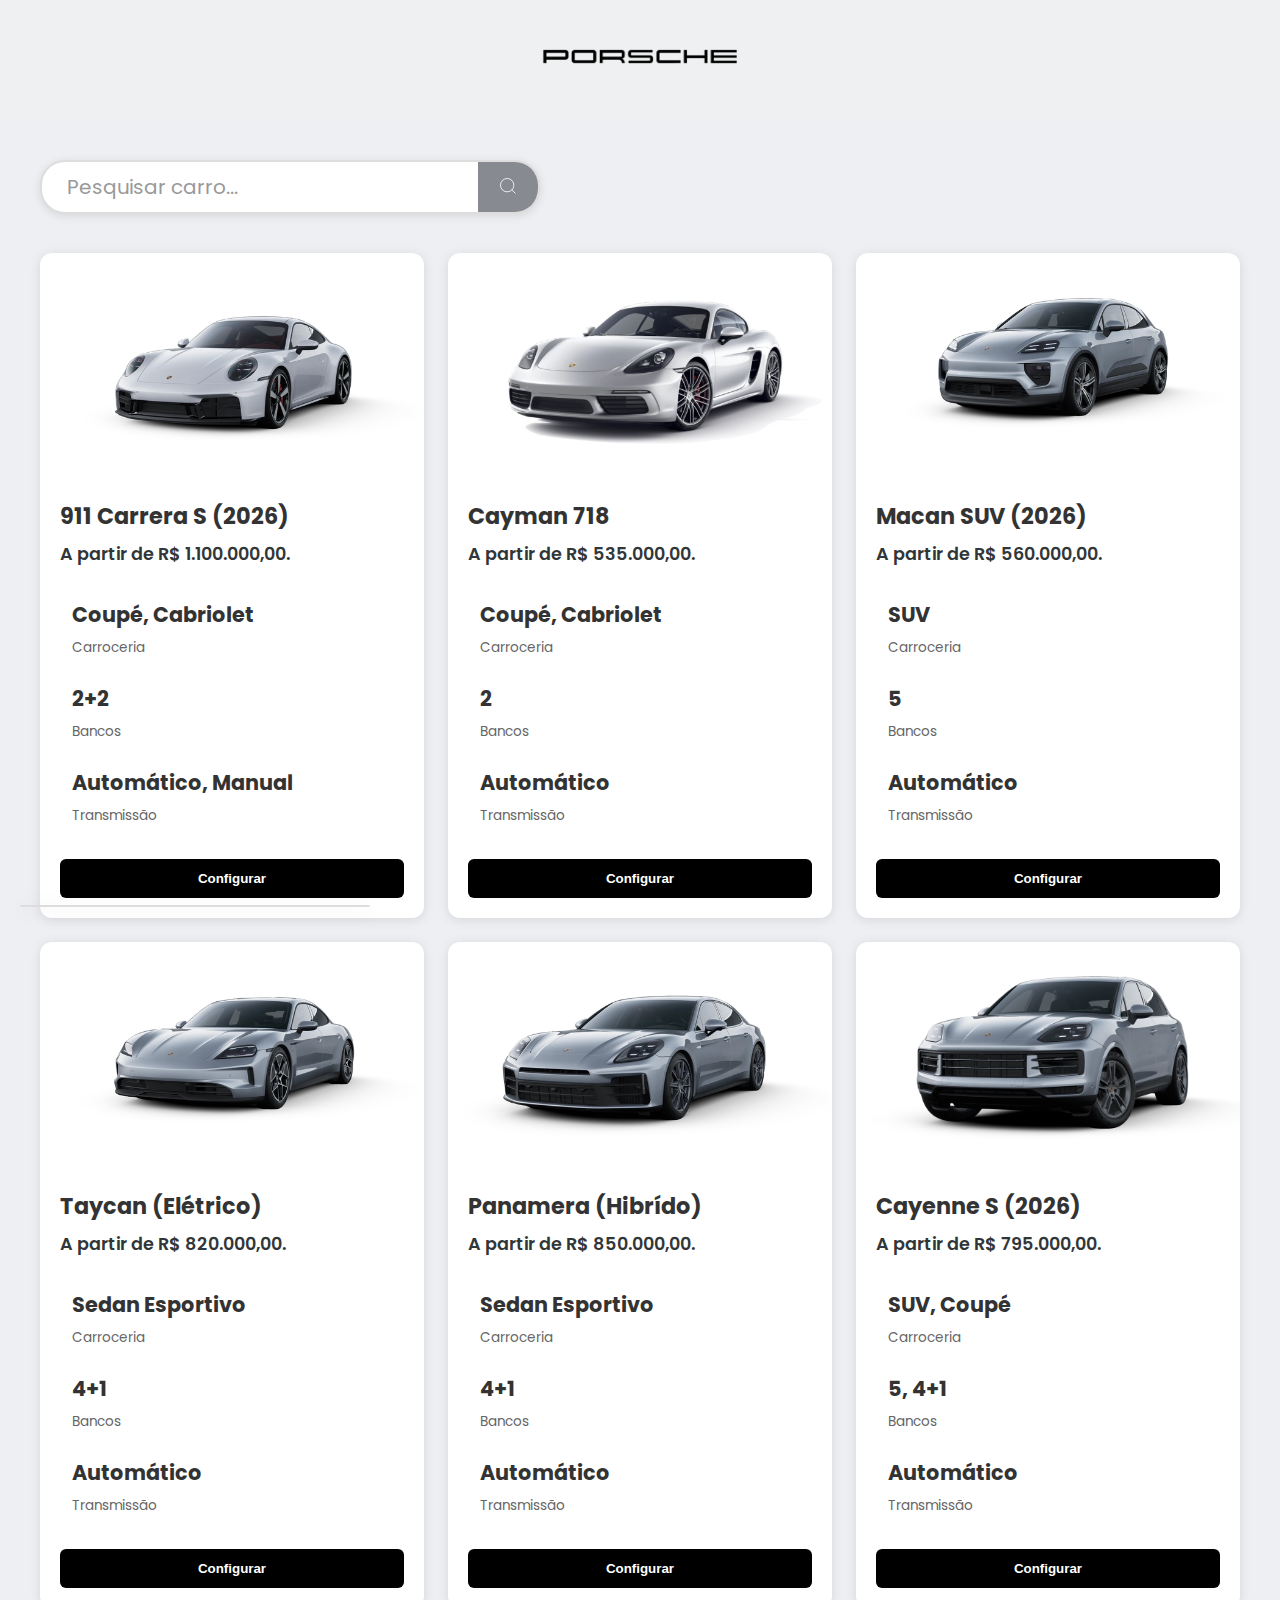
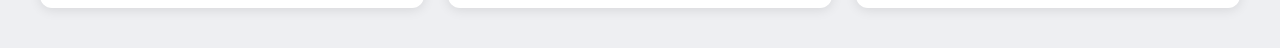
<file: index.html>
<!DOCTYPE html>
<html lang="pt-br">

<head>
  <meta charset="UTF-8">
    <link rel="preconnect" href="https://fonts.gstatic.com" crossorigin/>
    <link rel="preconnect" href="https://fonts.googleapis.com"/>
  <meta name="viewport" content="width=device-width, initial-scale=1.0">
    <link href="https://fonts.googleapis.com/css2?family=Poppins:ital,wght@0,100;0,200;0,300;0,400;0,500;0,600;0,700;0,800;0,900;1,100;1,200;1,300;1,400;1,500;1,600;1,700;1,800;1,900&display=swap" rel="stylesheet"/>
    <link rel="stylesheet" href="StyleColection.css">
  <title>Collection Cars</title>
</head>
<body>
  
 <div id="container">
     <header class="header">
       <a href="/">
         <img src="public/assets/porsche-logo.png" alt="porsche-logo">
       </a>
     </header>
 </div>
 
 <main class="content">
  <div class="cars-gallery">
  <!-- Lupa de Pesquisa -->
 <div class="search-container">
   <div class="search-box">
     <input type="text" id="car-search" placeholder="Pesquisar carro..." class="search-input">
     <button class="search-btn">
       <svg width="20" height="20" viewBox="0 0 24 24" fill="none" stroke="currentColor">
         <circle cx="11" cy="11" r="8"></circle>
         <path d="m21 21-4.3-4.3"></path>
       </svg>
     </button>
   </div>
   <div class="results" id="results"></div>
 </div>

     <!-- Card 1 -->
    <div class="car-card">
       <div class="img-car">
        <img width="390" src="public/assets/911.png" alt="">
      </div>
      <div class="card-content">
        <h3 class="car-model">911 Carrera S (2026)</h3>
        <p class="car-price">A partir de R$ 1.100.000,00.</p>
        
        <div class="specs-grid">
          <div class="spec-item">
            <span class="spec-value">Coupé, Cabriolet</span>
            <span class="spec-label">Carroceria</span>
          </div>
          <div class="spec-item">
            <span class="spec-value">2+2</span>
            <span class="spec-label">Bancos</span>
          </div>
          <div class="spec-item">
            <span class="spec-value">Automático, Manual</span>
            <span class="spec-label">Transmissão</span>
          </div>
        </div>

          <div class="actions">
            <a class="config-btn" href="pages/911.html"><button>Configurar</button></a> 
          </div>  
      </div>
    </div>

    <!-- Card 2 -->
    <div class="car-card">
      <div class="img-car">
        <img width="390" src="public/assets/boxter718.png" alt="">
      </div>
      <div class="card-content">
        <h3 class="car-model">Cayman 718</h3>
        <p class="car-price">A partir de R$ 535.000,00.</p>
        
        <div class="specs-grid">
          <div class="spec-item">
            <span class="spec-value">Coupé, Cabriolet</span>
            <span class="spec-label">Carroceria</span>
          </div>
          <div class="spec-item">
            <span class="spec-value">2</span>
            <span class="spec-label">Bancos</span>
          </div>
          <div class="spec-item">
            <span class="spec-value">Automático</span>
            <span class="spec-label">Transmissão</span>
          </div>
        </div>
        
        <div class="actions">
            <a class="config-btn" href="pages/718.html"><button>Configurar</button></a> 
        </div> 
      </div>
    </div>
  
    <!-- Card 3 -->
    <div class="car-card">
      <div class="img-car">
        <img width="390" src="public/assets/macan.png" alt="">
      </div>
      <div class="card-content">
        <h3 class="car-model">Macan SUV (2026)</h3>
        <p class="car-price">A partir de R$ 560.000,00.</p>
        
        <div class="specs-grid">
          <div class="spec-item">
            <span class="spec-value">SUV</span>
            <span class="spec-label">Carroceria</span>
          </div>
          <div class="spec-item">
            <span class="spec-value">5</span>
            <span class="spec-label">Bancos</span>
          </div>
          <div class="spec-item">
            <span class="spec-value">Automático</span>
            <span class="spec-label">Transmissão</span>
          </div>
        </div>
        
        <div class="actions">
            <a class="config-btn" href="pages/Macan.html"><button>Configurar</button></a> 
        </div> 
      </div>
    </div>
    <!-- Card 4 -->
    <div class="car-card">
      <div class="img-car">
        <img width="390" src="public/assets/taycan.png" alt="">
      </div>
      <div class="card-content">
        <h3 class="car-model">Taycan (Elétrico)</h3>
        <p class="car-price">A partir de R$ 820.000,00.</p>
        
        <div class="specs-grid">
          <div class="spec-item">
            <span class="spec-value">Sedan Esportivo</span>
            <span class="spec-label">Carroceria</span>
          </div>
          <div class="spec-item">
            <span class="spec-value">4+1</span>
            <span class="spec-label">Bancos</span>
          </div>
          <div class="spec-item">
            <span class="spec-value">Automático</span>
            <span class="spec-label">Transmissão</span>
          </div>
        </div>
        
        <div class="actions">
            <a class="config-btn" href="pages/taycan.html"><button>Configurar</button></a> 
        </div> 
      </div>
    </div>
    <!-- Card 5 -->
    <div class="car-card">
      <div class="img-car">
        <img width="390" src="public/assets/panamera.png" alt="">
      </div>
      <div class="card-content">
        <h3 class="car-model">Panamera (Hibrído)</h3>
        <p class="car-price">A partir de R$ 850.000,00.</p>
        
        <div class="specs-grid">
          <div class="spec-item">
            <span class="spec-value">Sedan Esportivo</span>
            <span class="spec-label">Carroceria</span>
          </div>
          <div class="spec-item">
            <span class="spec-value">4+1</span>
            <span class="spec-label">Bancos</span>
          </div>
          <div class="spec-item">
            <span class="spec-value">Automático</span>
            <span class="spec-label">Transmissão</span>
          </div>
        </div>
        
        <div class="actions">
            <a class="config-btn" href="pages/panamera.html"><button>Configurar</button></a> 
        </div> 
      </div>
    </div>

    <!-- Card 6 -->
    <div class="car-card">
       <div class="img-car">
        <img width="390" src="public/assets/Cayenne.png" alt="">
      </div>
      <div class="card-content">
        <h3 class="car-model">Cayenne S (2026)</h3>
        <p class="car-price">A partir de R$ 795.000,00.</p>
        
        <div class="specs-grid">
          <div class="spec-item">
            <span class="spec-value">SUV, Coupé</span>
            <span class="spec-label">Carroceria</span>
          </div>
          <div class="spec-item">
            <span class="spec-value">5, 4+1</span>
            <span class="spec-label">Bancos</span>
          </div>
          <div class="spec-item">
            <span class="spec-value">Automático</span>
            <span class="spec-label">Transmissão</span>
          </div>
        </div>

        <div class="actions">
            <a class="config-btn" href="pages/cayenne.html"><button>Configurar</button></a> 
        </div> 
      </div>
    </div>


  </div>
</main>
</body>
<script src="utils/search.js"></script>
</html>
</file>
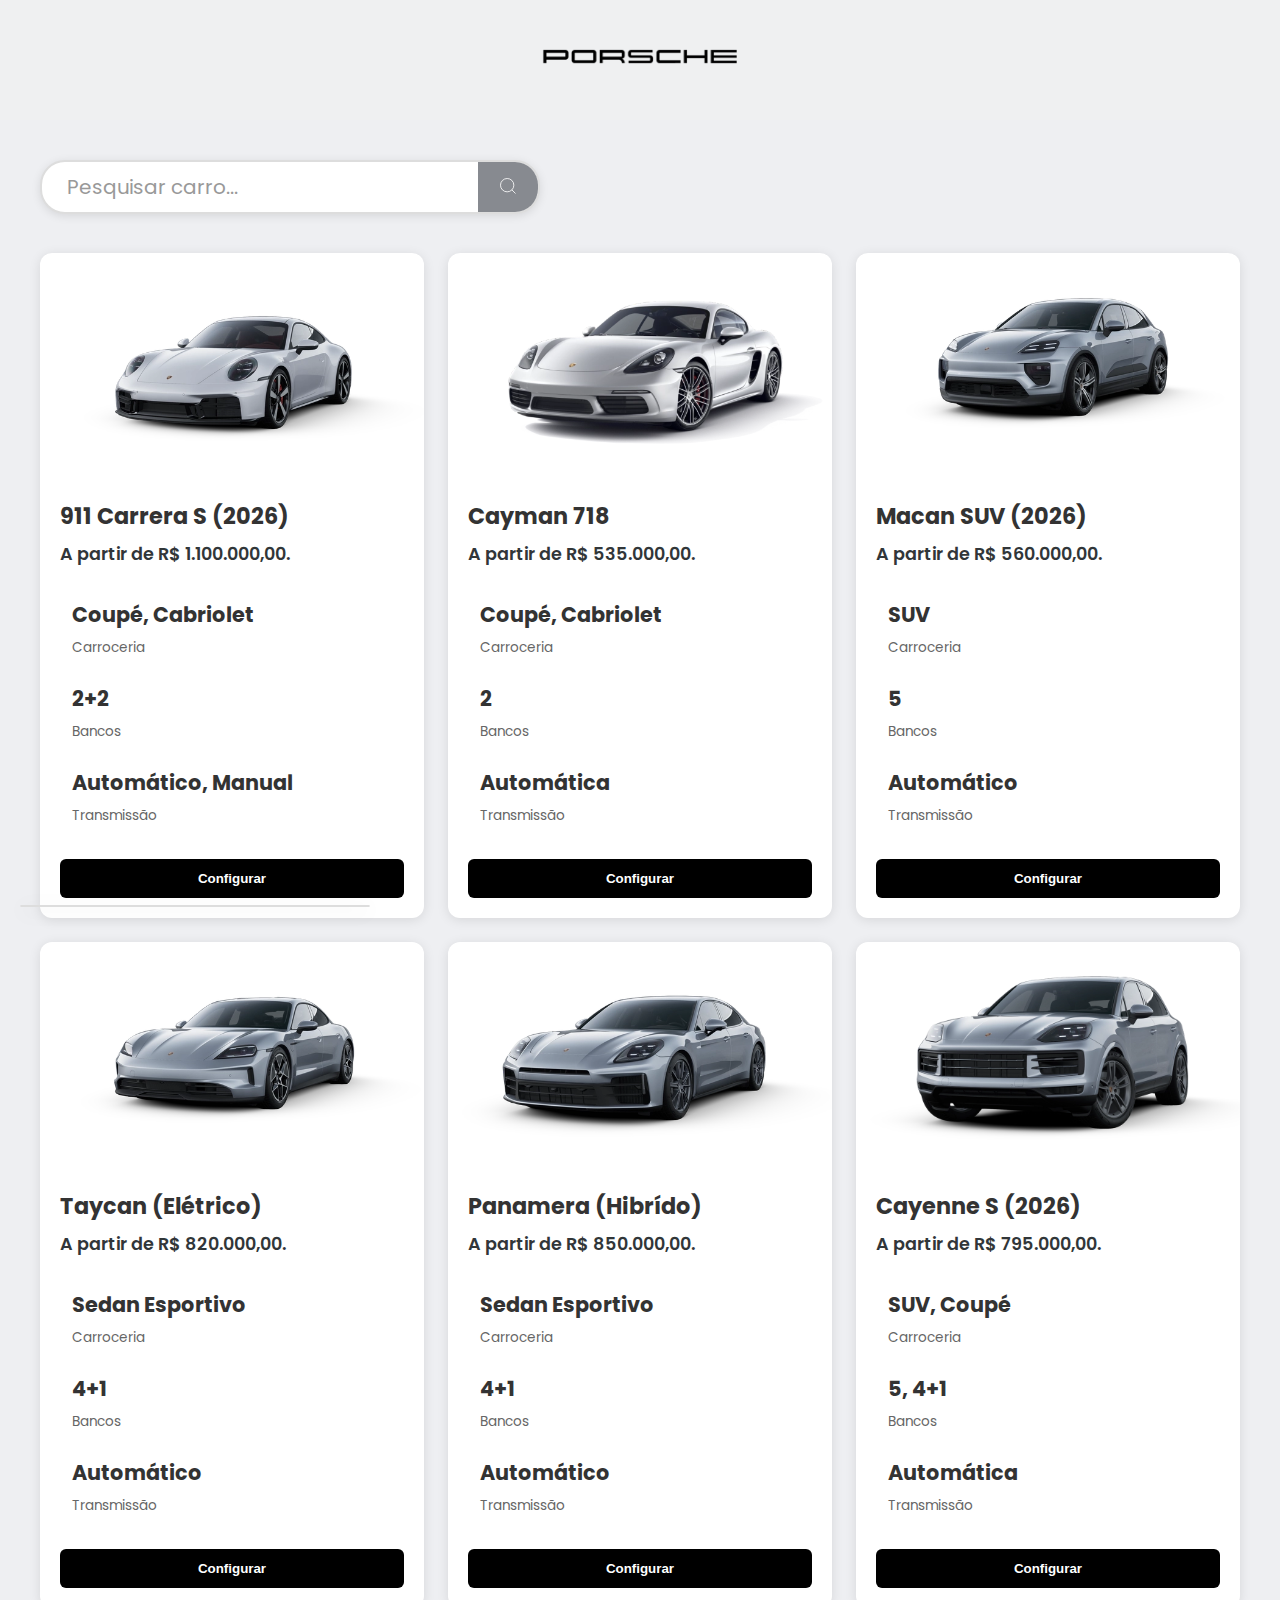
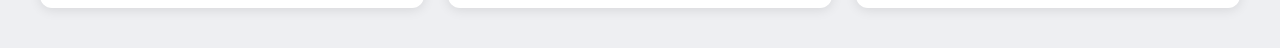
<file: ColectionCars.html>
<!DOCTYPE html>
<html lang="pt-br">

<head>
  <meta charset="UTF-8">
    <link rel="preconnect" href="https://fonts.gstatic.com" crossorigin/>
    <link rel="preconnect" href="https://fonts.googleapis.com"/>
  <meta name="viewport" content="width=device-width, initial-scale=1.0">
    <link href="https://fonts.googleapis.com/css2?family=Poppins:ital,wght@0,100;0,200;0,300;0,400;0,500;0,600;0,700;0,800;0,900;1,100;1,200;1,300;1,400;1,500;1,600;1,700;1,800;1,900&display=swap" rel="stylesheet"/>
    <link rel="stylesheet" href="./StyleColection.css">
  <title>Collection Cars</title>
</head>
<body>
  
 <div id="container">
     <header class="header">
       <a href="http://127.0.0.1:5500/ColectionCars.html">
         <img src="./public/assets/porsche-logo.png" alt="porsche-logo">
       </a>
     </header>
 </div>
<main class="content">
  <div class="cars-gallery">
  <!-- Lupa de Pesquisa -->
 <div class="search-container">
   <div class="search-box">
     <input type="text" id="car-search" placeholder="Pesquisar carro..." class="search-input">
     <button class="search-btn">
       <svg width="20" height="20" viewBox="0 0 24 24" fill="none" stroke="currentColor">
         <circle cx="11" cy="11" r="8"></circle>
         <path d="m21 21-4.3-4.3"></path>
       </svg>
     </button>
   </div>
   <div class="results" id="results"></div>
 </div>



     <!-- Card 1 -->
    <div class="car-card">
       <div class="img-car">
        <img width="390" src="./public/assets/911.png" alt="">
      </div>
      <div class="card-content">
        <h3 class="car-model">911 Carrera S (2026)</h3>
        <p class="car-price">A partir de R$ 1.100.000,00.</p>
        
        <div class="specs-grid">
          <div class="spec-item">
            <span class="spec-value">Coupé, Cabriolet</span>
            <span class="spec-label">Carroceria</span>
          </div>
          <div class="spec-item">
            <span class="spec-value">2+2</span>
            <span class="spec-label">Bancos</span>
          </div>
          <div class="spec-item">
            <span class="spec-value">Automático, Manual</span>
            <span class="spec-label">Transmissão</span>
          </div>
        </div>

          <div class="actions">
            <a class="config-btn" href="http://127.0.0.1:5500/pages/911.html"><button>Configurar</button></a> 
          </div>  
      </div>
    </div>

    <!-- Card 2 -->
    <div class="car-card">
      <div class="img-car">
        <img width="390" src="./public/assets/boxter718.png" alt="">
      </div>
      <div class="card-content">
        <h3 class="car-model">Cayman 718</h3>
        <p class="car-price">A partir de R$ 535.000,00.</p>
        
        <div class="specs-grid">
          <div class="spec-item">
            <span class="spec-value">Coupé, Cabriolet</span>
            <span class="spec-label">Carroceria</span>
          </div>
          <div class="spec-item">
            <span class="spec-value">2</span>
            <span class="spec-label">Bancos</span>
          </div>
          <div class="spec-item">
            <span class="spec-value">Automática</span>
            <span class="spec-label">Transmissão</span>
          </div>
        </div>
        
        <div class="actions">
            <a class="config-btn" href="http://127.0.0.1:5500/pages/718.html"><button>Configurar</button></a> 
        </div> 
      </div>
    </div>
  
    <!-- Card 3 -->
    <div class="car-card">
      <div class="img-car">
        <img width="390" src="./public/assets/macan.png" alt="">
      </div>
      <div class="card-content">
        <h3 class="car-model">Macan SUV (2026)</h3>
        <p class="car-price">A partir de R$ 560.000,00.</p>
        
        <div class="specs-grid">
          <div class="spec-item">
            <span class="spec-value">SUV</span>
            <span class="spec-label">Carroceria</span>
          </div>
          <div class="spec-item">
            <span class="spec-value">5</span>
            <span class="spec-label">Bancos</span>
          </div>
          <div class="spec-item">
            <span class="spec-value">Automático</span>
            <span class="spec-label">Transmissão</span>
          </div>
        </div>
        
        <div class="actions">
            <a class="config-btn" href="http://127.0.0.1:5500/pages/Macan.html"><button>Configurar</button></a> 
        </div> 
      </div>
    </div>
    <!-- Card 4 -->
    <div class="car-card">
      <div class="img-car">
        <img width="390" src="./public/assets/taycan.png" alt="">
      </div>
      <div class="card-content">
        <h3 class="car-model">Taycan (Elétrico)</h3>
        <p class="car-price">A partir de R$ 820.000,00.</p>
        
        <div class="specs-grid">
          <div class="spec-item">
            <span class="spec-value">Sedan Esportivo</span>
            <span class="spec-label">Carroceria</span>
          </div>
          <div class="spec-item">
            <span class="spec-value">4+1</span>
            <span class="spec-label">Bancos</span>
          </div>
          <div class="spec-item">
            <span class="spec-value">Automático</span>
            <span class="spec-label">Transmissão</span>
          </div>
        </div>
        
        <div class="actions">
            <a class="config-btn" href="http://127.0.0.1:5500/pages/taycan.html"><button>Configurar</button></a> 
        </div> 
      </div>
    </div>
    <!-- Card 5 -->
    <div class="car-card">
      <div class="img-car">
        <img width="390" src="./public/assets/panamera.png" alt="">
      </div>
      <div class="card-content">
        <h3 class="car-model">Panamera (Hibrído)</h3>
        <p class="car-price">A partir de R$ 850.000,00.</p>
        
        <div class="specs-grid">
          <div class="spec-item">
            <span class="spec-value">Sedan Esportivo</span>
            <span class="spec-label">Carroceria</span>
          </div>
          <div class="spec-item">
            <span class="spec-value">4+1</span>
            <span class="spec-label">Bancos</span>
          </div>
          <div class="spec-item">
            <span class="spec-value">Automático</span>
            <span class="spec-label">Transmissão</span>
          </div>
        </div>
        
        <div class="actions">
            <a class="config-btn" href="http://127.0.0.1:5500/pages/panamera.html"><button>Configurar</button></a> 
        </div> 
      </div>
    </div>

    <!-- Card 6 -->
    <div class="car-card">
       <div class="img-car">
        <img width="390" src="./public/assets/Cayenne.png" alt="">
      </div>
      <div class="card-content">
        <h3 class="car-model">Cayenne S (2026)</h3>
        <p class="car-price">A partir de R$ 795.000,00.</p>
        
        <div class="specs-grid">
          <div class="spec-item">
            <span class="spec-value">SUV, Coupé</span>
            <span class="spec-label">Carroceria</span>
          </div>
          <div class="spec-item">
            <span class="spec-value">5, 4+1</span>
            <span class="spec-label">Bancos</span>
          </div>
          <div class="spec-item">
            <span class="spec-value">Automática</span>
            <span class="spec-label">Transmissão</span>
          </div>
        </div>

        <div class="actions">
            <a class="config-btn" href="http://127.0.0.1:5500/pages/cayenne.html"><button>Configurar</button></a> 
        </div> 
      </div>
    </div>


  </div>
</main>
</body>
<script src="./utils/search.js"></script>
</html>

<!-- https://configurator.porsche.com/pt-BR/model-start -->
</file>
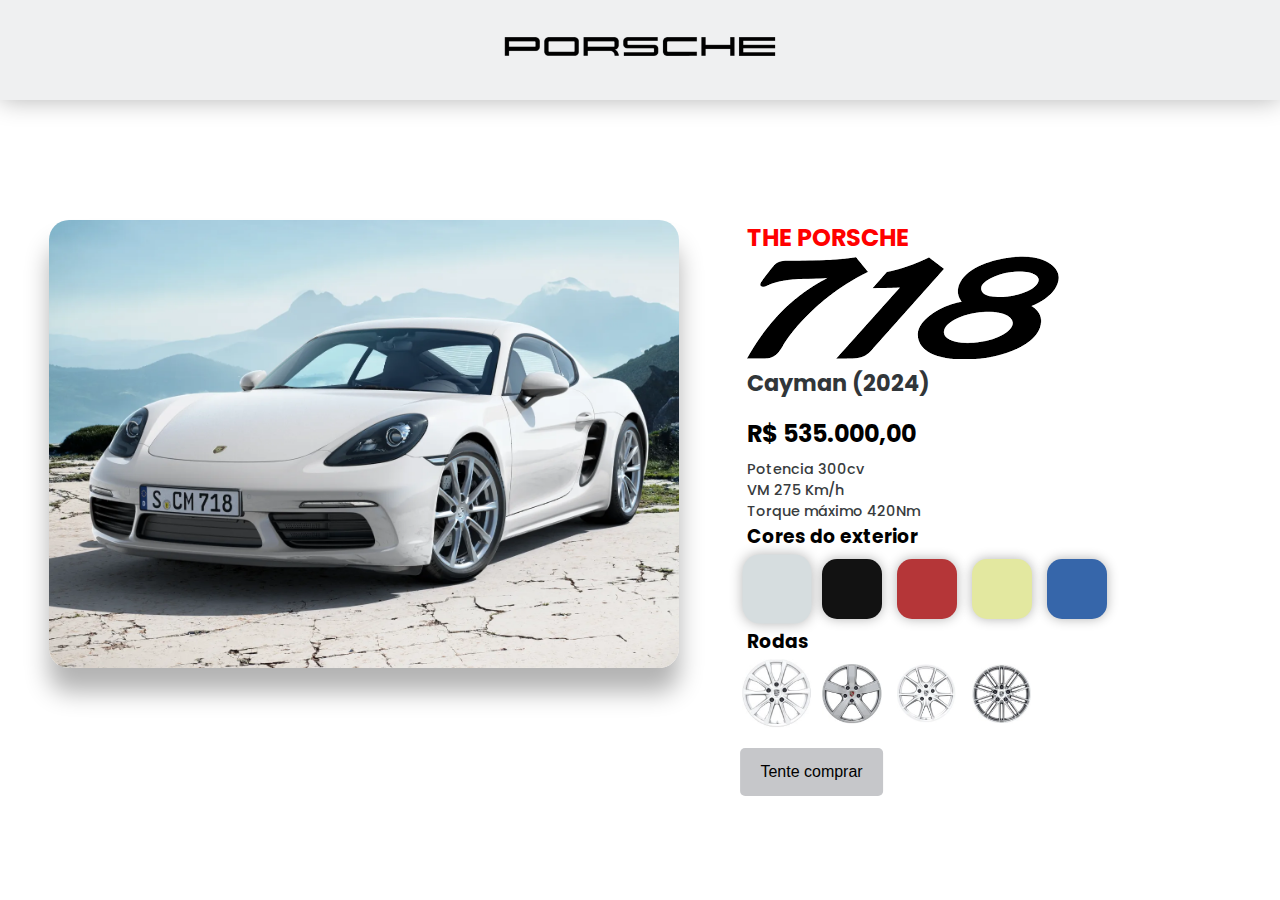
<file: pages/718.html>
<!DOCTYPE html>
<html lang="pt-br">

<head>
  <meta charset="UTF-8">
    <link rel="preconnect" href="https://fonts.gstatic.com" crossorigin/>
    <link rel="preconnect" href="https://fonts.googleapis.com"/>
  <meta name="viewport" content="width=device-width, initial-scale=1.0">
    <link href="https://fonts.googleapis.com/css2?family=Poppins:ital,wght@0,100;0,200;0,300;0,400;0,500;0,600;0,700;0,800;0,900;1,100;1,200;1,300;1,400;1,500;1,600;1,700;1,800;1,900&display=swap" rel="stylesheet"/>
    <link rel="stylesheet" href="../styles/GlobalPerfilCar.css">
  <title>718</title>
</head>

<body>
  
  <div id="container">
     <header class="header">
       <a href="../index.html">
         <img src="../public/assets/porsche-logo.png" alt="porsche-logo">
       </a>
     </header>
   </div>


   
<div>
   <main class="content">
    <section class="secao-carro">
      <div class="image-car">
        <img width="100%" src="../public/assets/718-br-r1.png" alt="porsche-carro">
      </div>
    </section>

    <section class="definição-car">
      <h2 class="title">
        THE PORSCHE
      </h2>

      <div>
      <img src="../public/assets/718-logo.png" alt="Logo911">
      </div>

      <h3 class="subtitulo">
        Cayman (2024)
      </h3>

      <h2 class="value">
        R$ 535.000,00
      </h2>

      <p class="descricao">
        Potencia 300cv <br> VM 275 Km/h <br>  Torque máximo 420Nm<br>
      </p>

      <section class="colors">
        <h3>
          Cores do exterior
        </h3>

        <ul class="color-pallete">
          <li>
          <span class="br selected" style="background:#d6dddf;"></span>
          </li>
          <li>
            <span class="bk" style="background-color:#121212;"></span>
          </li>
          <li>
            <span class="rd" style="background-color:#b53638;"></span>
          </li>
          <li>
            <span class="yl" style="background-color:#e3e8a0;"></span>
          </li>
          <li>
            <span class="bl" style="background-color:#3666aa;"></span>
          </li>
        </ul>
      </section>

  
      <section class="wheels">
        <h3>
          Rodas
        </h3>

        <ul class="wheels-collection">
          <li>
          <span class="r1 selected"><img src="../public/assets/718-r1.png" alt="roda1"></span>
          </li>
          <li>
            <span class="r2"><img src="../public/assets/718-r2.png" alt="roda2"></span>
          </li>
          <li>
            <span class="r3" ><img src="../public/assets/718-r3.png" alt="roda3"></span>
          </li>
          <li>
            <span class="r4"><img src="../public/assets/718-r4.png" alt="roda4"></span>
          </li>
        </ul>
        
        <div class="btn-container">
        <button id="btn-fujao" class="btn-fujao">Tente comprar</button>
        </div>

      </section>
    </section>
   </main>
</div>
</body>
<script src="../utils/script.js"></script>
<script src="../utils/btn.js"></script>
</html>
</file>
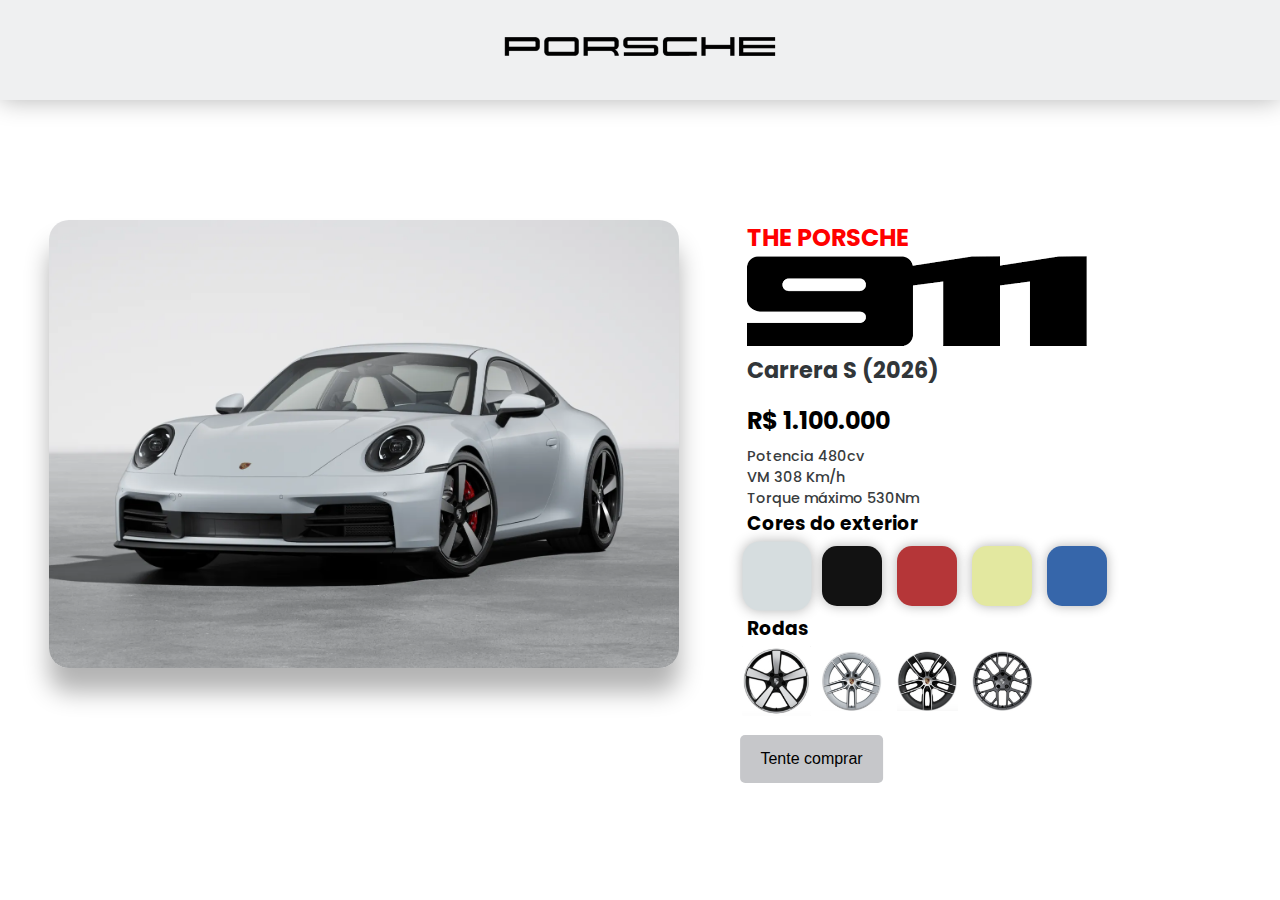
<file: pages/911.html>
<!DOCTYPE html>
<html lang="pt-br">

<head>
  <meta charset="UTF-8">
    <link rel="preconnect" href="https://fonts.gstatic.com" crossorigin/>
    <link rel="preconnect" href="https://fonts.googleapis.com"/>
  <meta name="viewport" content="width=device-width, initial-scale=1.0">
    <link href="https://fonts.googleapis.com/css2?family=Poppins:ital,wght@0,100;0,200;0,300;0,400;0,500;0,600;0,700;0,800;0,900;1,100;1,200;1,300;1,400;1,500;1,600;1,700;1,800;1,900&display=swap" rel="stylesheet"/>
    <link rel="stylesheet" href="../styles/GlobalPerfilCar.css">
  <title>911</title>
</head>

<body>
  
  <div id="container">
     <header class="header">
       <a href="http://127.0.0.1:5500/ColectionCars.html">
         <img src="../public/assets/porsche-logo.png" alt="porsche-logo">
       </a>
     </header>
   </div>


   
<div>
   <main class="content">
    <section class="secao-carro">
      <div class="image-car">
        <img width="100%" src="../public/assets/911-br-r1.png" alt="porsche-carro">
      </div>
    </section>

    <section class="definição-car">
      <h2 class="title">
        THE PORSCHE
      </h2>

      <div>
      <img src="../public/assets/logo911.png" alt="Logo911">
      </div>

      <h3 class="subtitulo">
        Carrera S (2026)
      </h3>

      <h2 class="value">
        R$ 1.100.000
      </h2>

      <p class="descricao">
        Potencia 480cv <br> VM 308 Km/h <br>  Torque máximo 530Nm<br>
      </p>

      <section class="colors">
        <h3>
          Cores do exterior
        </h3>

        <ul class="color-pallete">
          <li>
          <span class="br selected" style="background:#d6dddf;"></span>
          </li>
          <li>
            <span class="bk" style="background-color:#121212;"></span>
          </li>
          <li>
            <span class="rd" style="background-color:#b53638;"></span>
          </li>
          <li>
            <span class="yl" style="background-color:#e3e8a0;"></span>
          </li>
          <li>
            <span class="bl" style="background-color:#3666aa;"></span>
          </li>
        </ul>
      </section>

  
      <section class="wheels">
        <h3>
          Rodas
        </h3>

        <ul class="wheels-collection">
          <li>
          <span class="r1 selected"><img src="../public/assets/r1.png" alt="roda1"></span>
          </li>
          <li>
            <span class="r2"><img src="../public/assets/r2.png" alt="roda2"></span>
          </li>
          <li>
            <span class="r3" ><img src="../public/assets/r3.png" alt="roda3"></span>
          </li>
          <li>
            <span class="r4"><img src="../public/assets/r4.png" alt="roda4"></span>
          </li>
        </ul>
        <div class="btn-container">
        <button id="btn-fujao" class="btn-fujao">Tente comprar</button>
        </div>

      </section>
    </section>
   </main>
</div>
</body>
<script src="../utils/script.js"></script>
<script src="../utils/btn.js"></script>
</html>
</file>
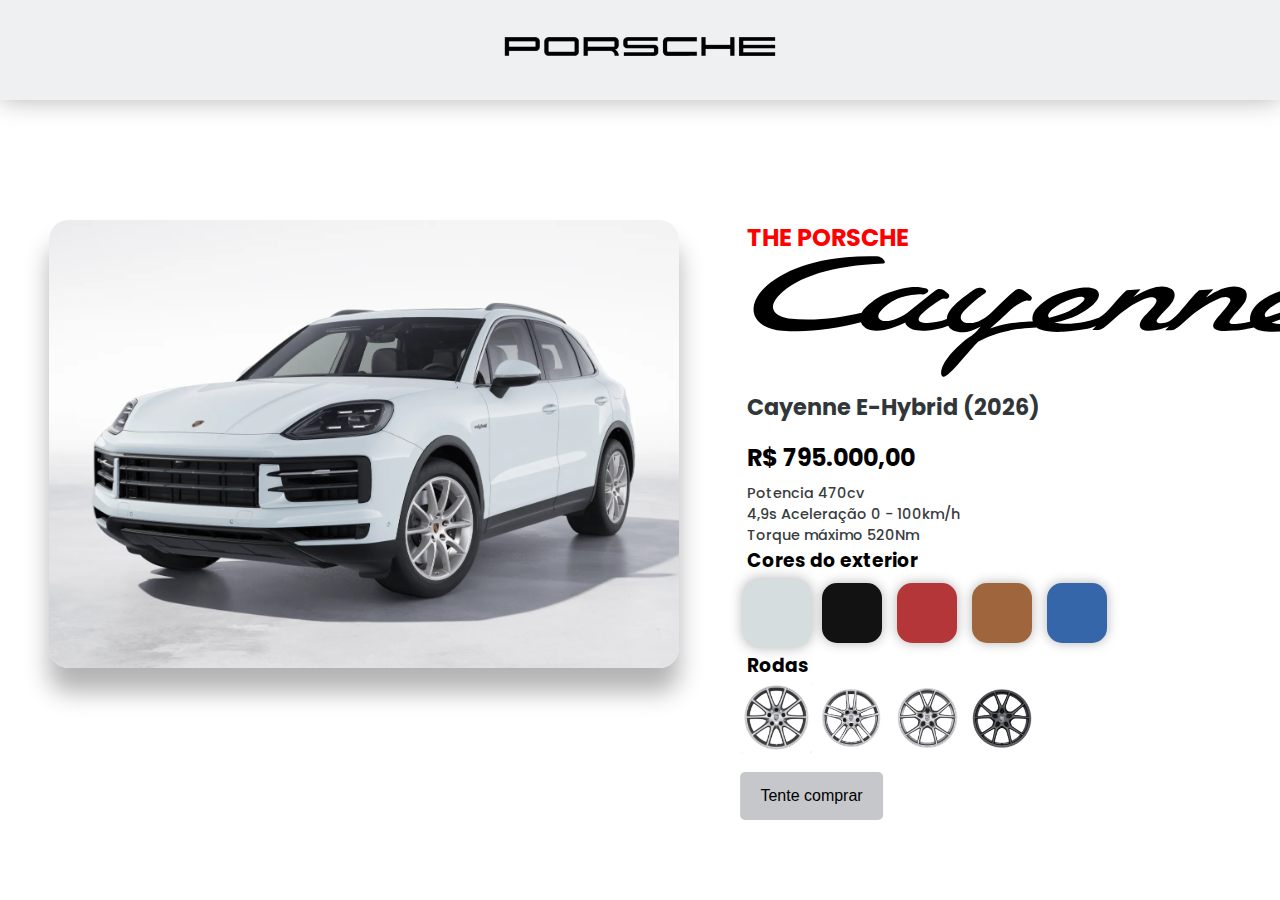
<file: pages/cayenne.html>
<!DOCTYPE html>
<html lang="pt-br">

<head>
  <meta charset="UTF-8">
    <link rel="preconnect" href="https://fonts.gstatic.com" crossorigin/>
    <link rel="preconnect" href="https://fonts.googleapis.com"/>
  <meta name="viewport" content="width=device-width, initial-scale=1.0">
    <link href="https://fonts.googleapis.com/css2?family=Poppins:ital,wght@0,100;0,200;0,300;0,400;0,500;0,600;0,700;0,800;0,900;1,100;1,200;1,300;1,400;1,500;1,600;1,700;1,800;1,900&display=swap" rel="stylesheet"/>
    <link rel="stylesheet" href="../styles/GlobalPerfilCar.css">
  <title>cayenne</title>
</head>

<body>
  
  <div id="container">
     <header class="header">
       <a href="http://127.0.0.1:5500/ColectionCars.html">
         <img src="../public/assets/porsche-logo.png" alt="porsche-logo">
       </a>
     </header>
   </div>


   
<div>
   <main class="content">
    <section class="secao-carro">
      <div class="image-car">
        <img width="100%" src="../public/assets/cayenne-br-r1.png" alt="porsche-carro">
      </div>
    </section>

    <section class="definição-car">
      <h2 class="title">
        THE PORSCHE
      </h2>

      <div>
      <img src="../public/assets/cayenne-logo.png" alt="Logo911">
      </div>

      <h3 class="subtitulo">
        Cayenne E-Hybrid (2026)
      </h3>

      <h2 class="value">
        R$ 795.000,00
      </h2>

      <p class="descricao">
        Potencia 470cv <br>4,9s Aceleração 0 - 100km/h<br>Torque máximo 520Nm<br>
      </p>

      <section class="colors">
        <h3>
          Cores do exterior
        </h3>

        <ul class="color-pallete">
          <li>
          <span class="br selected" style="background:#d6dddf;"></span>
          </li>
          <li>
            <span class="bk" style="background-color:#121212;"></span>
          </li>
          <li>
            <span class="rd" style="background-color:#b53638;"></span>
          </li>
          <li>
            <span class="yl" style="background-color:#9f663e;"></span>
          </li>
          <li>
            <span class="bl" style="background-color:#3666aa;"></span>
          </li>
        </ul>
      </section>

  
      <section class="wheels">
        <h3>
          Rodas
        </h3>

        <ul class="wheels-collection">
          <li>
          <span class="r1 selected"><img src="../public/assets/cayenne-r1.png" alt="roda1"></span>
          </li>
          <li>
            <span class="r2"><img src="../public/assets/cayenne-r2.png" alt="roda2"></span>
          </li>
          <li>
            <span class="r3" ><img src="../public/assets/cayenne-r3.png" alt="roda3"></span>
          </li>
          <li>
            <span class="r4"><img src="../public/assets/cayenne-r4.png" alt="roda4"></span>
          </li>
        </ul>

        <div class="btn-container">
        <button id="btn-fujao" class="btn-fujao">Tente comprar</button>
        </div>
        
      </section>
    </section>
   </main>
</div>
</body>
<script src="../utils/btn.js"></script>
<script src="../utils/script.js"></script>
</html>
</file>
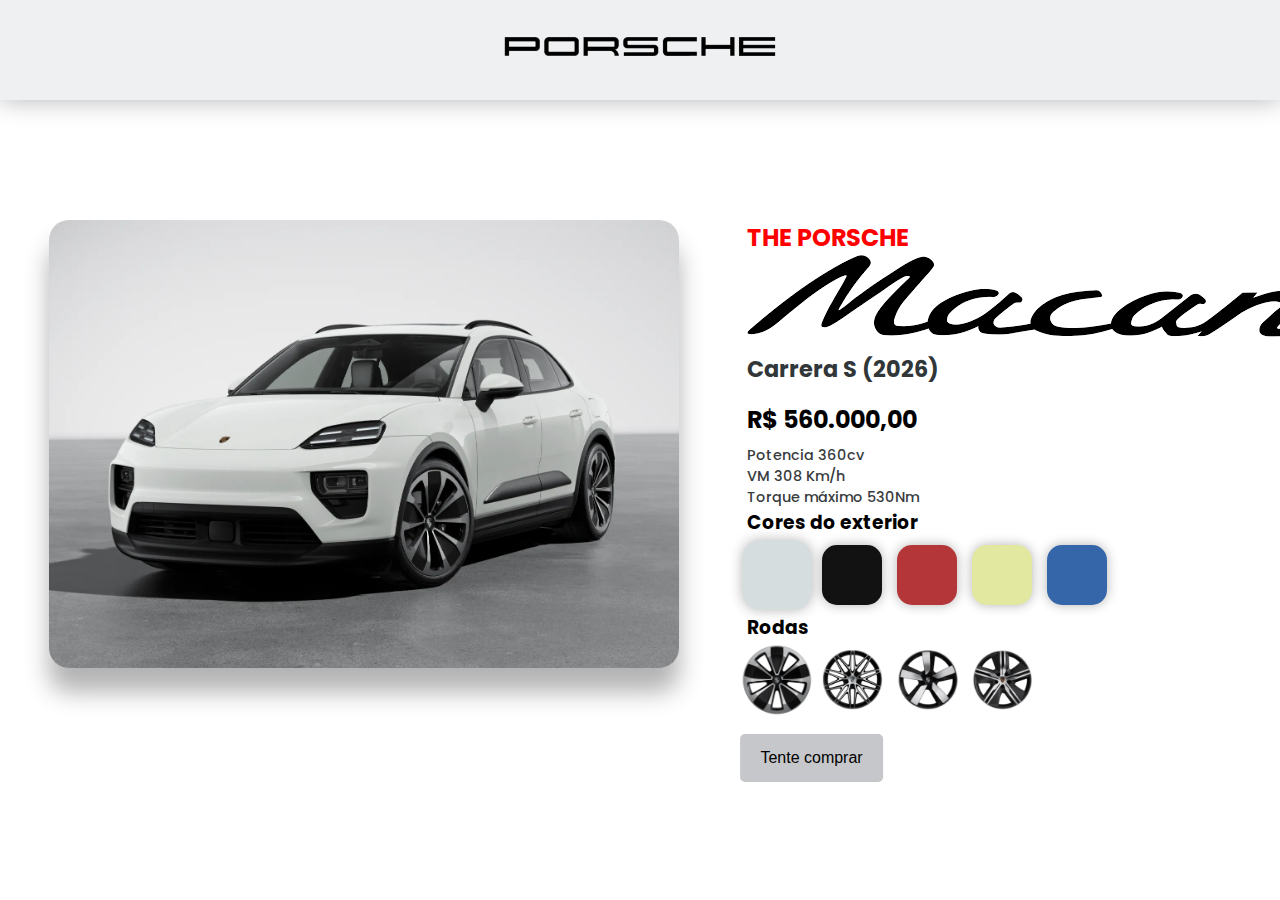
<file: pages/Macan.html>
<!DOCTYPE html>
<html lang="pt-br">

<head>
  <meta charset="UTF-8">
    <link rel="preconnect" href="https://fonts.gstatic.com" crossorigin/>
    <link rel="preconnect" href="https://fonts.googleapis.com"/>
  <meta name="viewport" content="width=device-width, initial-scale=1.0">
    <link href="https://fonts.googleapis.com/css2?family=Poppins:ital,wght@0,100;0,200;0,300;0,400;0,500;0,600;0,700;0,800;0,900;1,100;1,200;1,300;1,400;1,500;1,600;1,700;1,800;1,900&display=swap" rel="stylesheet"/>
    <link rel="stylesheet" href="../styles/GlobalPerfilCar.css">
  <title>macan</title>
</head>

<body>
  
  <div id="container">
     <header class="header">
       <a href="../index.html">
         <img src="../public/assets/porsche-logo.png" alt="porsche-logo">
       </a>
     </header>
   </div>


   
<div>
   <main class="content">
    <section class="secao-carro">
      <div class="image-car">
        <img width="100%" src="../public/assets/macan-br-r1.png" alt="porsche-carro">
      </div>
    </section>

    <section class="definição-car">
      <h2 class="title">
        THE PORSCHE
      </h2>

      <div>
      <img src="../public/assets/macan-logo.png" alt="Logo911">
      </div>

      <h3 class="subtitulo">
        Carrera S (2026)
      </h3>

      <h2 class="value">
        R$ 560.000,00
      </h2>

      <p class="descricao">
        Potencia 360cv <br> VM 308 Km/h <br>  Torque máximo 530Nm<br>
      </p>

      <section class="colors">
        <h3>
          Cores do exterior
        </h3>

        <ul class="color-pallete">
          <li>
          <span class="br selected" style="background:#d6dddf;"></span>
          </li>
          <li>
            <span class="bk" style="background-color:#121212;"></span>
          </li>
          <li>
            <span class="rd" style="background-color:#b53638;"></span>
          </li>
          <li>
            <span class="yl" style="background-color:#e3e8a0;"></span>
          </li>
          <li>
            <span class="bl" style="background-color:#3666aa;"></span>
          </li>
        </ul>
      </section>

  
      <section class="wheels">
        <h3>
          Rodas
        </h3>

        <ul class="wheels-collection">
          <li>
          <span class="r1 selected"><img src="../public/assets/macan-r1.png" alt="roda1"></span>
          </li>
          <li>
            <span class="r2"><img src="../public/assets/macan-r2.png" alt="roda2"></span>
          </li>
          <li>
            <span class="r3" ><img src="../public/assets/macan-r3.png" alt="roda3"></span>
          </li>
          <li>
            <span class="r4"><img src="../public/assets/macan-r4.png" alt="roda4"></span>
          </li>
        </ul>

        <div class="btn-container">
        <button id="btn-fujao" class="btn-fujao">Tente comprar</button>
        </div>
      </section>
    </section>
   </main>
</div>
</body>
<script src="../utils/btn.js"></script>
<script src="../utils/script.js"></script>
</html>
</file>
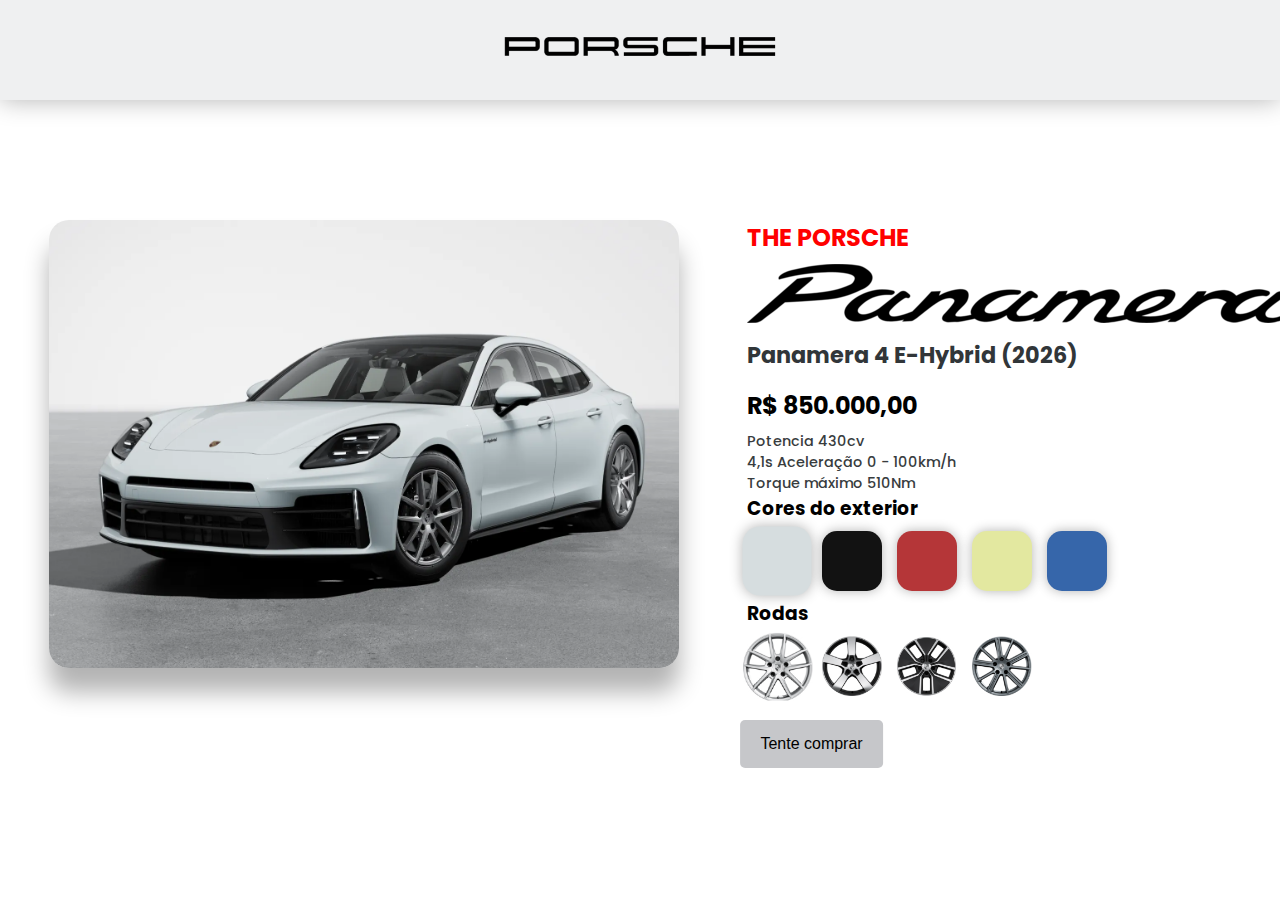
<file: pages/panamera.html>
<!DOCTYPE html>
<html lang="pt-br">

<head>
  <meta charset="UTF-8">
    <link rel="preconnect" href="https://fonts.gstatic.com" crossorigin/>
    <link rel="preconnect" href="https://fonts.googleapis.com"/>
  <meta name="viewport" content="width=device-width, initial-scale=1.0">
    <link href="https://fonts.googleapis.com/css2?family=Poppins:ital,wght@0,100;0,200;0,300;0,400;0,500;0,600;0,700;0,800;0,900;1,100;1,200;1,300;1,400;1,500;1,600;1,700;1,800;1,900&display=swap" rel="stylesheet"/>
    <link rel="stylesheet" href="../styles/GlobalPerfilCar.css">
  <title>panamera</title>
</head>

<body>
  
  <div id="container">
     <header class="header">
       <a href="../index.html">
         <img src="../public/assets/porsche-logo.png" alt="porsche-logo">
       </a>
     </header>
   </div>


   
<div>
   <main class="content">
    <section class="secao-carro">
      <div class="image-car">
        <img width="100%" src="../public/assets/panamera-br-r1.png" alt="porsche-carro">
      </div>
    </section>

    <section class="definição-car">
      <h2 class="title">
        THE PORSCHE
      </h2>

      <div>
      <img src="../public/assets/panamera-logo.png" alt="Logo911">
      </div>

      <h3 class="subtitulo">
        Panamera 4 E-Hybrid (2026)
      </h3>

      <h2 class="value">
        R$ 850.000,00
      </h2>

      <p class="descricao">
        Potencia 430cv <br> 4,1s Aceleração 0 - 100km/h<br>Torque máximo 510Nm<br>
      </p>

      <section class="colors">
        <h3>
          Cores do exterior
        </h3>

        <ul class="color-pallete">
          <li>
          <span class="br selected" style="background:#d6dddf;"></span>
          </li>
          <li>
            <span class="bk" style="background-color:#121212;"></span>
          </li>
          <li>
            <span class="rd" style="background-color:#b53638;"></span>
          </li>
          <li>
            <span class="yl" style="background-color:#e3e8a0;"></span>
          </li>
          <li>
            <span class="bl" style="background-color:#3666aa;"></span>
          </li>
        </ul>
      </section>

  
      <section class="wheels">
        <h3>
          Rodas
        </h3>

        <ul class="wheels-collection">
          <li>
          <span class="r1 selected"><img src="../public/assets/panamera-r1.png" alt="roda1"></span>
          </li>
          <li>
            <span class="r2"><img src="../public/assets/panamera-r2.png" alt="roda2"></span>
          </li>
          <li>
            <span class="r3" ><img src="../public/assets/panamera-r3.png" alt="roda3"></span>
          </li>
          <li>
            <span class="r4"><img src="../public/assets/panamera-r4.png" alt="roda4"></span>
          </li>
        </ul>

        <div class="btn-container">
        <button id="btn-fujao" class="btn-fujao">Tente comprar</button>
        </div>

      </section>
    </section>

   </main>
</div>
</body>
<script src="../utils/script.js"></script>
<script src="../utils/btn.js"></script>
</html>
</file>
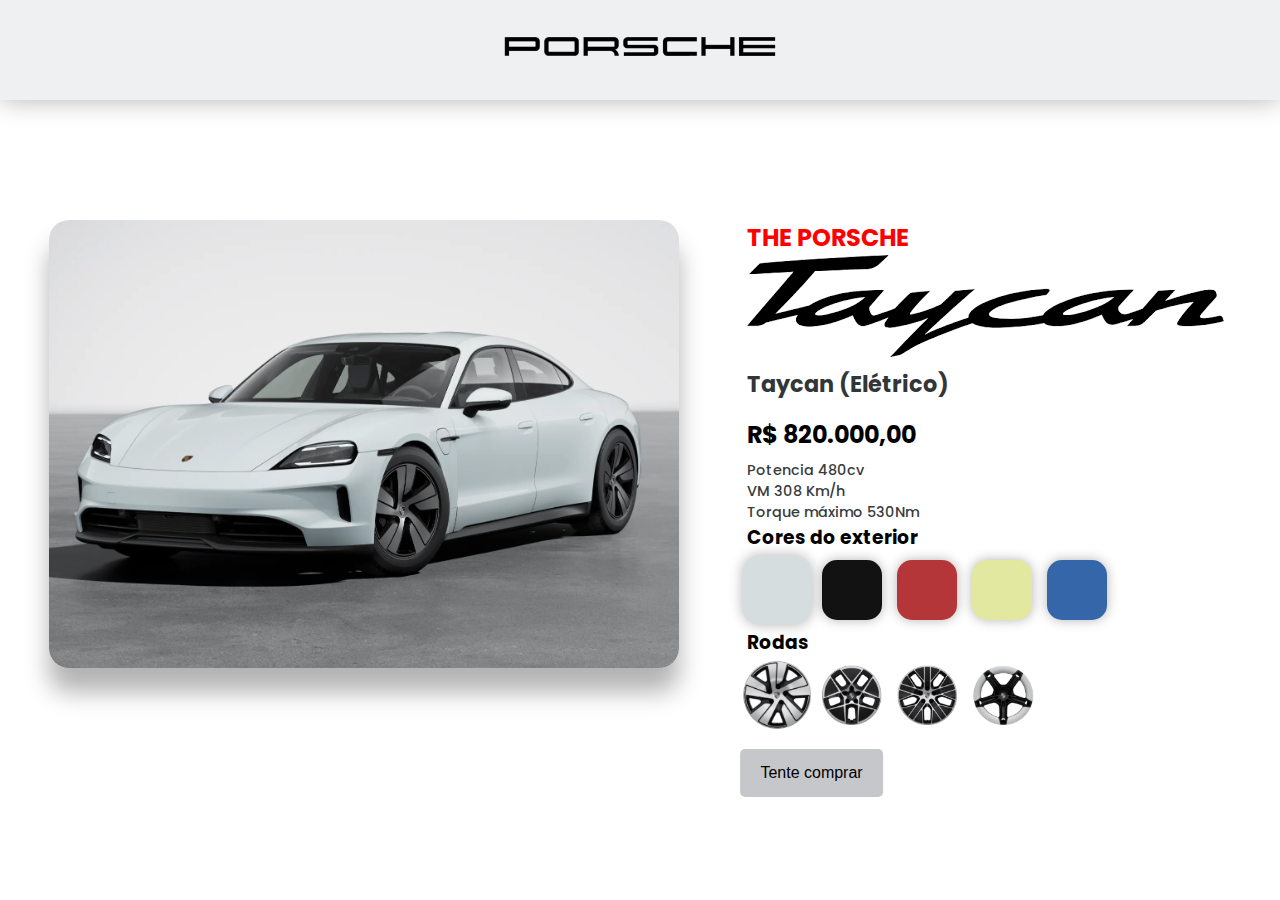
<file: pages/taycan.html>
<!DOCTYPE html>
<html lang="pt-br">

<head>
  <meta charset="UTF-8">
    <link rel="preconnect" href="https://fonts.gstatic.com" crossorigin/>
    <link rel="preconnect" href="https://fonts.googleapis.com"/>
  <meta name="viewport" content="width=device-width, initial-scale=1.0">
    <link href="https://fonts.googleapis.com/css2?family=Poppins:ital,wght@0,100;0,200;0,300;0,400;0,500;0,600;0,700;0,800;0,900;1,100;1,200;1,300;1,400;1,500;1,600;1,700;1,800;1,900&display=swap" rel="stylesheet"/>
    <link rel="stylesheet" href="../styles/GlobalPerfilCar.css">
  <title>taycan</title>
</head>

<body>
  
  <div id="container">
     <header class="header">
       <a href="../index.html">
         <img src="../public/assets/porsche-logo.png" alt="porsche-logo">
       </a>
     </header>
   </div>


   
<div>
   <main class="content">
    <section class="secao-carro">
      <div class="image-car">
        <img  src="../public/assets/taycan-br-r1.png" alt="porsche-carro">
      </div>
    </section>

    <section class="definição-car">
      <h2 class="title">
        THE PORSCHE
      </h2>

      <div>
      <img src="../public/assets/taycan-logo.png" alt="Logo911">
      </div>

      <h3 class="subtitulo">
        Taycan (Elétrico)
      </h3>

      <h2 class="value">
        R$ 820.000,00
      </h2>

      <p class="descricao">
        Potencia 480cv <br> VM 308 Km/h <br>  Torque máximo 530Nm<br>
      </p>

      <section class="colors">
        <h3>
          Cores do exterior
        </h3>

        <ul class="color-pallete">
          <li>
          <span class="br selected" style="background:#d6dddf;"></span>
          </li>
          <li>
            <span class="bk" style="background-color:#121212;"></span>
          </li>
          <li>
            <span class="rd" style="background-color:#b53638;"></span>
          </li>
          <li>
            <span class="yl" style="background-color:#e3e8a0;"></span>
          </li>
          <li>
            <span class="bl" style="background-color:#3666aa;"></span>
          </li>
        </ul>
      </section>

  
      <section class="wheels">
        <h3>
          Rodas
        </h3>

        <ul class="wheels-collection">
          <li>
          <span class="r1 selected"><img src="../public/assets/taycan-r1.png" alt="roda1"></span>
          </li>
          <li>
            <span class="r2"><img src="../public/assets/taycan-r2.png" alt="roda2"></span>
          </li>
          <li>
            <span class="r3" ><img src="../public/assets/taycan-r3.png" alt="roda3"></span>
          </li>
          <li>
            <span class="r4"><img src="../public/assets/taycan-r4.png" alt="roda4"></span>
          </li>
        </ul> 

        <div class="btn-container">
        <button id="btn-fujao" class="btn-fujao">Tente comprar</button>
        </div>
        
      </section>
    </section> 
   </main>
</div>
</body>
<script src="../utils/script.js"></script>
<script src="../utils/btn.js"></script>
</html>
</file>
<file: StyleColection.css>
* {
  Margin: 0;
  padding:0;
  box-sizing: border-box;
}
htmlm, body {
  scroll-behavior: smooth;
  font-size: 16px;
  font-family: 'Poppins', sans-serif;
}
#container{
  display:flex;
  align-items: center;
  justify-content: center;
  width: 100%;
  background-color:#eeeff2;
}
.header{
  background-color: #eff0f1;
  display: flex;
  align-items:center;
  justify-content: center;
  
  padding:10px 40px;
  width: 100%;
  position: fixed;
  top:0;
  left:0;
  height: 120px;
  z-index: 1; 
  
}
.header img{
  width:200px;
}

/* MAIN */
/* Lupa de Pesquisa */
.search-container {
    display: flex;
    width: 100%;
    margin-bottom: 15px;
     
}

.search-box {
    display: flex;
    border: 2px solid #ddd;
    border-radius: 25px;
    overflow: hidden;
    background: white;
    box-shadow: 0 2px 10px rgba(0,0,0,0.1);
    transition: all 0.3s ease;
}

.search-box:focus-within {
    box-shadow: 0 2px 15px black;
}

.search-input {
    flex: 1;
    padding: 10px 25px;
    border: none;
    outline: none;
    font-size: 20px;
    font-family: 'Poppins', sans-serif;
    background: transparent;
}

.search-input::placeholder {
    color: #999;
}

.search-btn {
    padding: 12px 20px;
    background: #878a90;
    border: none;
    color: white;
    cursor: pointer;
    transition: all 0.3s ease;
}

.search-btn:hover {
    background: rgb(105, 104, 104);
}

.results {
    position: absolute;
    top: 100%;
    left: 20px;
    width: 350px;
    right: 20px;
    background: white;
    border: 1px solid #ddd;
    border-radius: 10px;
    margin-top: 5px;
    box-shadow: 0 4px 20px rgba(0,0,0,0.15);
}

.result-item {
    padding: 12px 20px;
    border-bottom: 1px solid #eee;
    cursor: pointer;
    font-family: 'Poppins', sans-serif;
    transition: background 0.2s ease;
}

.result-item:hover {
    background: #f8f8f8;
}

.result-item:last-child {
    border-bottom: none;
}


/* MAIN Cards */
.content {
  width: 100%;
  margin-top: 120px;
  padding: 40px 20px;
  box-sizing: border-box;
  background-color: #eeeff2;
}

.cars-gallery {
  display: flex;
  flex-wrap: wrap;
  gap: 24px;
  justify-content: center;
  max-width: 1200px;
  margin: 0 auto;
}

.car-card {
  flex: 0 0 calc(33.333% - 16px);
  min-width: 300px;
  background: white;
  border-radius: 12px;
  box-shadow: 0 2px 12px rgba(0, 0, 0, 0.1);
  overflow: hidden;
  transition: transform 0.3s ease, box-shadow 0.3s ease;
}

.car-card:hover {
  transform: translateY(-4px);
  box-shadow: 0 8px 24px rgba(0, 0, 0, 0.15);
}
.car-card img{ 
 transition: all 0.5s ease;

}
.car-card img:hover{
  transform: scale(1.3);
}

.card-content {
  padding: 20px;
}

.car-model {
  font-size: 1.4rem;
  font-weight: 700;
  color: #333;
  margin: 0 0 8px 0;
}

.car-price {
  font-size: 1.1rem;
  color: #313639;
  font-weight: 600;
  margin: 0 0 20px 0;
}

.specs-grid {
  margin-bottom: 20px;
}

.spec-item {
  text-align: start ;
  padding: 12px;
}

.spec-value {
  display: block;
  font-size: 1.3rem;
  font-weight: 700;
  color: #333;
  margin-bottom: 4px;
}

.spec-label {
  font-size: 0.85rem;
  color: #666;
}

.transmission {
  font-size: 0.95rem;
  color: #333;
  margin: 0 0 12px 0;
  font-weight: 500;
}

.actions {
  display: flex;
  gap: 12px;
}

.actions .config-btn {
  flex: 1;
  text-decoration: none;
  display: block;
}

.actions .config-btn button {
  width: 100%;
  background: black;
  color: white;
  border: none;
  padding: 12px;
  border-radius: 6px;
  font-weight: 600;
  cursor: pointer;
  transition: all 0.3s ease;
}

.actions .config-btn:hover button {
  background:gray; 
  transform: translateY(-2px);
}

@media (max-width: 1024px) {
  .car-card {
    flex: 0 0 calc(50% - 12px);
  }
}

@media (max-width: 768px) {
  .car-card {
    flex: 0 0 100%;
    min-width: auto;
  }
  
  .specs-grid {
    grid-template-columns: 1fr;
  }
  
  .actions {
    flex-direction: column;
  }
}
</file>
<file: styles/GlobalPerfilCar.css>
* {
Margin: 0;
padding:0;
box-sizing: border-box;
}
htmlm, body {
 scroll-behavior: smooth;
 font-size: 16px;
 font-family: 'Poppins', sans-serif;
}
#container{
display:flex;
align-items: center;
justify-content: center;
width: 100%;
}

.header{
  background-color: #eff0f1;
  display: flex;
  align-items:center;
  justify-content: center;
  
  padding:10px 40px;
  width: 100%;
  position: fixed;
  top:0;
  left:0;
  height: 100px;
  z-index: 1; 
  box-shadow: 0 0 1.5rem 0 rgb(0,0,0,0.3) ;

}
 .header img{
    width:280px;
  }

.content{
  display: flex;
  justify-content: space-evenly; 

  margin-top: 220px;
  margin-left:20px;
  max-width: 100%;
  gap:40px;
}

.secao-carro{
  height: 35vw;
  width:50%
}

.image-car{
  max-height:35vw;
  height: 100%;
  width: 100%;
  align-content: center;
  overflow: hidden;
  box-shadow: 0 1.5rem 1.5rem 0 rgb(0,0,0,0.3) ;
  
  border-radius: 20px;
  position: relative;
}
.image-car img{
width: 100%;
height: 100%;
object-fit: cover;
transition: all 0.5s ease;

}
.image-car img:hover{
  transform: scale(1.2);
}
.image-car img.fade-out {
  opacity: 0;
}
.image-car img.fade-in {
  opacity: 1;
}
.definição-car{
width: 40%;
}
.title{
  color:red
}
.subtitulo{
  color: #313639;
  font-size: 1.4rem;
  font-weight: 700;
  
  margin-bottom: 1rem;
}
.value{
  margin-bottom: .5rem;
}
.descricao{
  color:#383c3e;
  font-size: 0.9rem;
  font-weight: 500;
}
.color{
  display: flex;
  flex-direction: column;
  margin-bottom: 2.5rem;
}
.colors h3{
  margin-bottom:.5rem;
}
.color-pallete{ 
 display: flex;
 gap: 15px;
 flex-wrap: wrap;

}
.color-pallete li{
  list-style:none;
  width: 60px;
  height: 60px;
  margin-bottom: .5rem;

}
.color-pallete li span{
  display: flex;
  border-radius: 25%;

  width: 60px;
  height: 60px;

  box-shadow: 0 0 0.7rem 0 rgb(0,0,0,0.3);
  transition: all 0.3s ease;
  cursor: pointer;
  
}
.color-pallete li span:hover{
  transform: scale(1.15);
}
.wheels h3{
  margin-bottom:.5rem ;
}
.wheels-collection{
  display:flex;
  flex-wrap: wrap;
  gap:15px;
}
.wheels-collection li{
  max-width: 5.9375rem;
  list-style:none;
  border-radius: 25%;
}
.wheels-collection li span{
  display: flex;
  width: 60px;
  height: 60px;
  transition: all 0.3s ease;
  cursor: pointer;
}
.wheels-collection li span:hover{
  transform: scale(1.15);
  cursor: pointer;
  
}
.selected{
  transform: scale(1.15);
}

.btn-container {
    position: relative;
    width: 100%;
    height: 10vh;
}

.btn-fujao {
    position: absolute;
    display: flex;
    justify-content: center;
    align-items: center;
    margin-left: 50px;
    background-color: #c6c7ca;
    border-radius: 5px;
    font-size: 16px;
    cursor: pointer;
    border: none;
    padding: 15px 20px;
    transition: all 0.3s ease;
    transform: translate(-40%, 50%);
}


@media (max-width:925px){
  
  .header img{
    width:250px;
  }
  .content{
    flex-direction: column;
  }
  .secao-carro{
    width: 95%;
    height:70vw;
  }
  .image-car{
    max-height: 70vw;
  }
  .definição-car{
    width: 100%;
    height: 70vw;
  }
}
</file>
